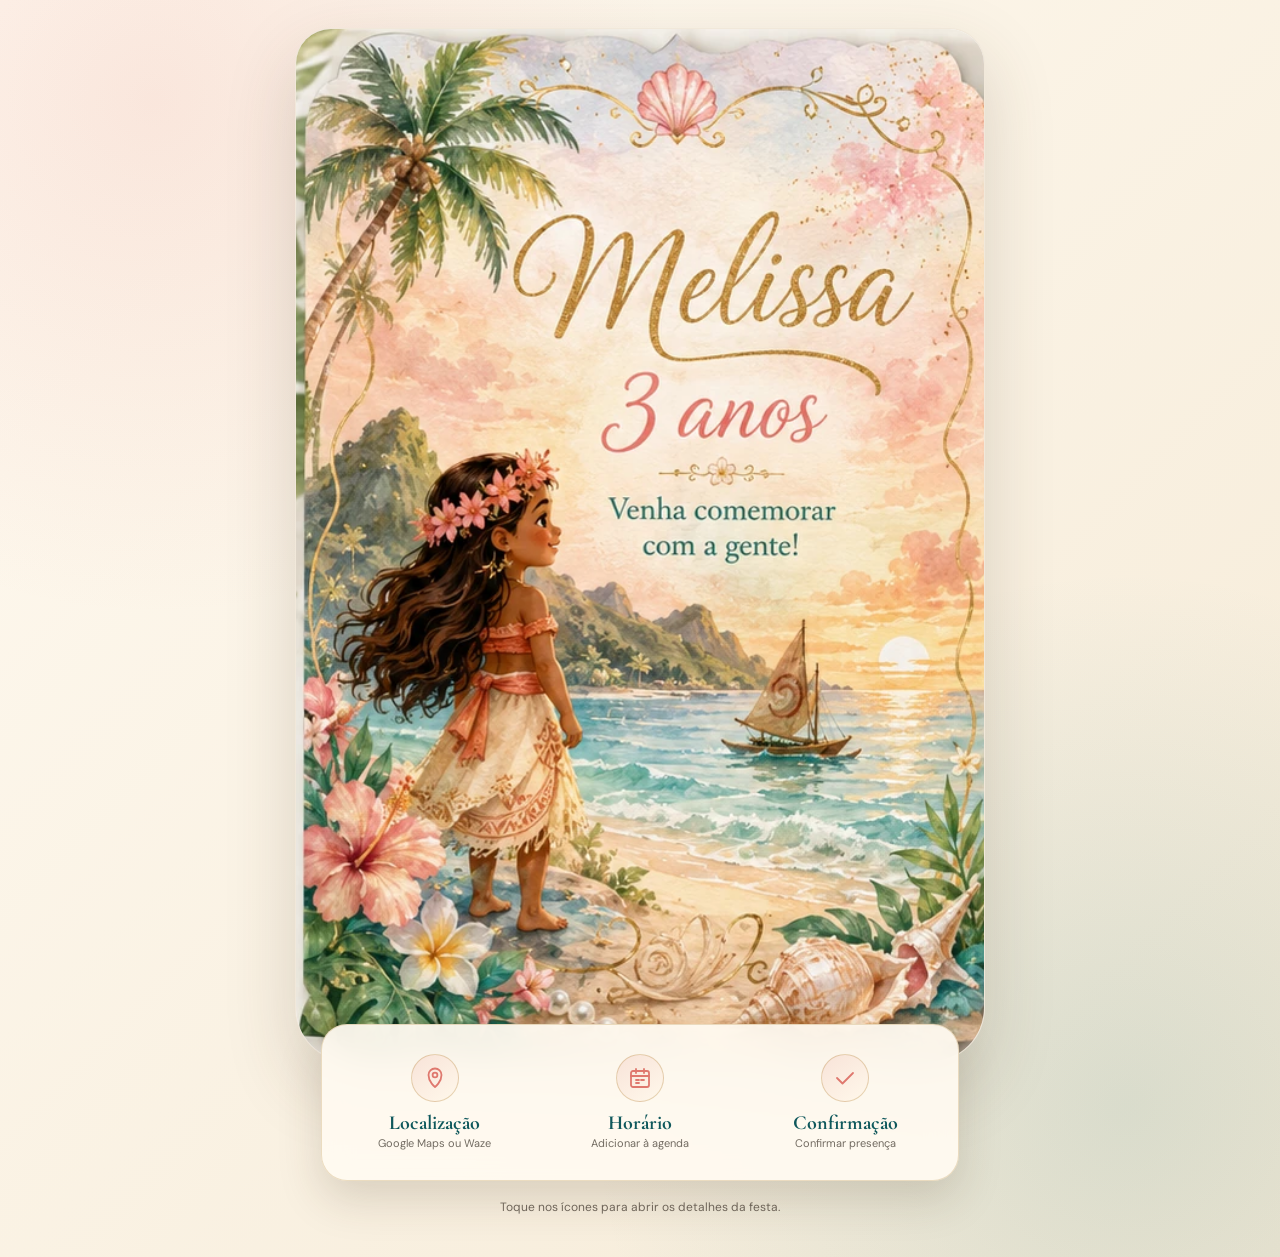
<file: index.html>
<!doctype html>
<html lang="pt-BR">
<head>
  <meta charset="utf-8" />
  <meta name="viewport" content="width=device-width, initial-scale=1, viewport-fit=cover" />
  <meta name="theme-color" content="#fbf4e7" />
  <meta name="description" content="Convite de aniversário da Melissa — 3 anos." />
  <meta property="og:title" content="Melissa • 3 anos" />
  <meta property="og:description" content="Você está convidado para comemorar os 3 anos da Melissa." />
  <meta property="og:type" content="website" />
  <meta property="og:image" content="assets/preview.svg" />
  <title>Melissa • 3 anos</title>
  <link rel="preconnect" href="https://fonts.googleapis.com">
  <link rel="preconnect" href="https://fonts.gstatic.com" crossorigin>
  <link href="https://fonts.googleapis.com/css2?family=Cormorant+Garamond:wght@500;600;700&family=DM+Sans:wght@400;500;600;700&family=Great+Vibes&display=swap" rel="stylesheet">
  <link rel="stylesheet" href="styles.css" />
</head>
<body class="invite-page">
  <main class="invite-layout">
    <section class="invite-card" aria-labelledby="invite-title">
      <p class="sr-only" id="invite-title">Convite de aniversário da Melissa, 3 anos</p>
      <div class="invite-art-frame">
        <img src="assets/convite.svg" alt="Melissa, 3 anos — convite tropical com oceano, flores e uma pequena princesa da ilha" class="invite-art" />
      </div>

      <div class="action-panel" aria-label="Detalhes e ações da festa">
        <button class="action-button" type="button" data-action="location">
          <span class="action-icon" aria-hidden="true">
            <svg viewBox="0 0 24 24"><path d="M12 21s6.5-5 6.5-12a6.5 6.5 0 1 0-13 0C5.5 16 12 21 12 21Z"/><circle cx="12" cy="9" r="2.4"/></svg>
          </span>
          <span><strong>Localização</strong><small>Google Maps ou Waze</small></span>
        </button>

        <button class="action-button" type="button" data-action="calendar">
          <span class="action-icon" aria-hidden="true">
            <svg viewBox="0 0 24 24"><rect x="3" y="5" width="18" height="16" rx="2"/><path d="M8 3v4M16 3v4M3 10h18M8 14h3M13 14h3M8 17h3"/></svg>
          </span>
          <span><strong>Horário</strong><small>Adicionar à agenda</small></span>
        </button>

        <a class="action-button" href="confirmacao.html">
          <span class="action-icon" aria-hidden="true">
            <svg viewBox="0 0 24 24"><path d="M20 7 9.5 17.5 4 12"/></svg>
          </span>
          <span><strong>Confirmação</strong><small>Confirmar presença</small></span>
        </a>
      </div>
      <p class="tap-note">Toque nos ícones para abrir os detalhes da festa.</p>
    </section>
  </main>

  <div class="modal-backdrop" id="choiceModal" hidden>
    <section class="choice-modal" role="dialog" aria-modal="true" aria-labelledby="modalTitle">
      <button class="modal-close" type="button" data-close-modal aria-label="Fechar">×</button>
      <p class="modal-kicker">Melissa • 3 anos</p>
      <h2 id="modalTitle">Escolha uma opção</h2>
      <p id="modalMessage" class="modal-message"></p>
      <div id="modalOptions" class="modal-options"></div>
    </section>
  </div>
  <script src="script.js"></script>
</body>
</html>
</file>
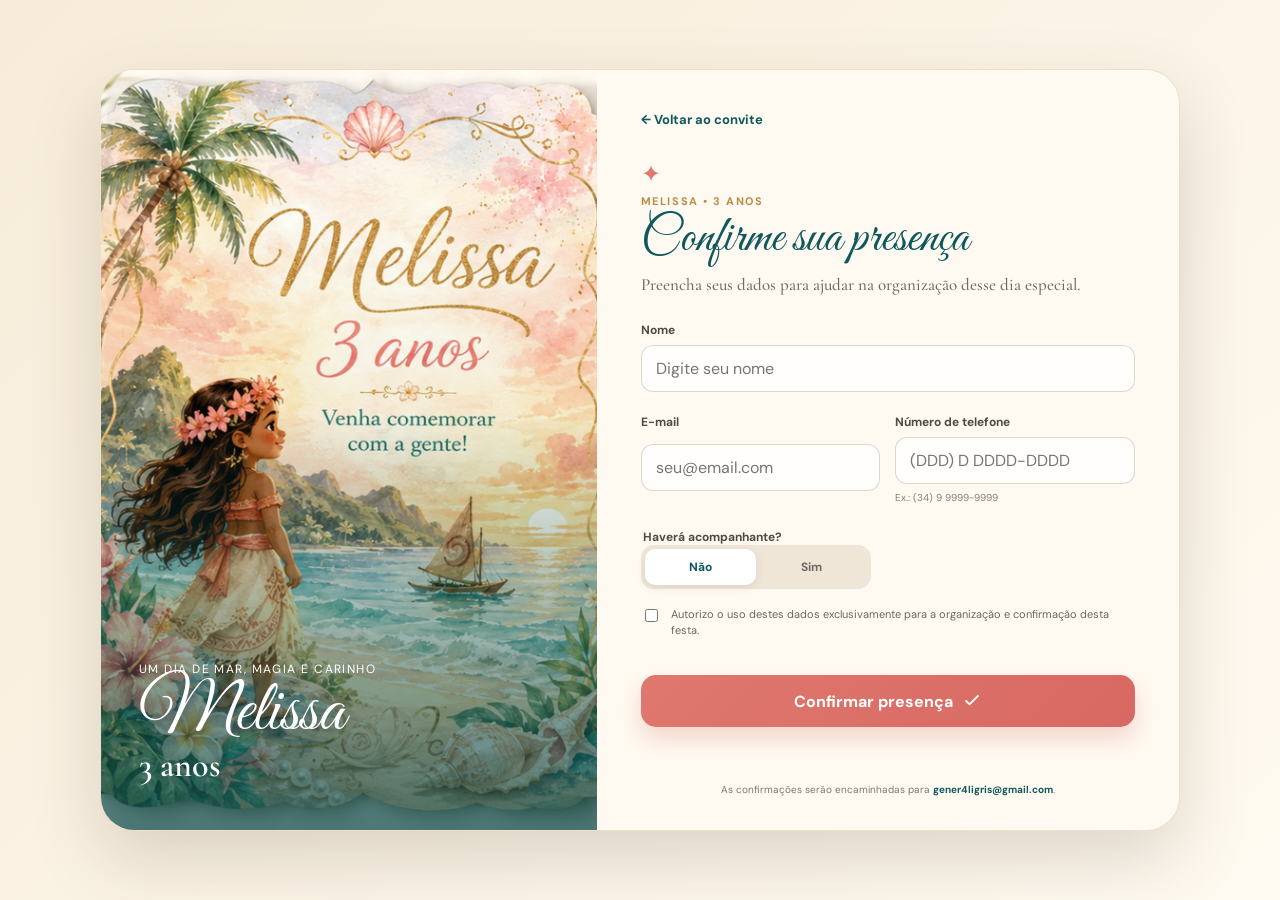
<file: confirmacao.html>
<!doctype html>
<html lang="pt-BR">
<head>
  <meta charset="utf-8" />
  <meta name="viewport" content="width=device-width, initial-scale=1, viewport-fit=cover" />
  <meta name="theme-color" content="#fbf4e7" />
  <meta name="description" content="Confirmação de presença — aniversário de 3 anos da Melissa." />
  <title>Confirme sua presença • Melissa 3 anos</title>
  <link rel="preconnect" href="https://fonts.googleapis.com">
  <link rel="preconnect" href="https://fonts.gstatic.com" crossorigin>
  <link href="https://fonts.googleapis.com/css2?family=Cormorant+Garamond:wght@500;600;700&family=DM+Sans:wght@400;500;600;700&family=Great+Vibes&display=swap" rel="stylesheet">
  <link rel="stylesheet" href="styles.css" />
</head>
<body class="rsvp-page">
  <main class="rsvp-layout">
    <section class="rsvp-card">
      <aside class="rsvp-visual">
        <div class="visual-overlay"></div>
        <div class="visual-copy">
          <p>Um dia de mar, magia e carinho</p>
          <h2>Melissa</h2>
          <strong>3 anos</strong>
        </div>
      </aside>

      <section class="rsvp-panel" aria-labelledby="rsvp-title">
        <a href="index.html" class="back-link">← Voltar ao convite</a>
        <div class="shell-mark" aria-hidden="true">✦</div>
        <p class="eyebrow">Melissa • 3 anos</p>
        <h1 id="rsvp-title">Confirme sua presença</h1>
        <p class="lead">Preencha seus dados para ajudar na organização desse dia especial.</p>

        <form id="rsvpForm" class="rsvp-form" novalidate>
          <div class="form-grid">
            <div class="field field-full">
              <label for="nome">Nome</label>
              <input id="nome" name="nome" type="text" autocomplete="name" placeholder="Digite seu nome" required />
              <span class="field-error" data-error-for="nome"></span>
            </div>
            <div class="field">
              <label for="email">E-mail</label>
              <input id="email" name="email" type="email" autocomplete="email" placeholder="seu@email.com" required />
              <span class="field-error" data-error-for="email"></span>
            </div>
            <div class="field">
              <label for="telefone">Número de telefone</label>
              <input id="telefone" name="telefone" type="tel" inputmode="numeric" autocomplete="tel" placeholder="(DDD) D DDDD-DDDD" maxlength="16" required />
              <span class="field-hint">Ex.: (34) 9 9999-9999</span>
              <span class="field-error" data-error-for="telefone"></span>
            </div>
          </div>

          <fieldset class="companion-toggle">
            <legend>Haverá acompanhante?</legend>
            <div class="segmented">
              <label><input type="radio" name="tem_acompanhante" value="Não" checked><span>Não</span></label>
              <label><input type="radio" name="tem_acompanhante" value="Sim"><span>Sim</span></label>
            </div>
          </fieldset>

          <div id="companionFields" class="companion-fields" hidden>
            <div class="field">
              <label for="acompanhante">Nome do acompanhante</label>
              <input id="acompanhante" name="nome_acompanhante" type="text" placeholder="Digite o nome do acompanhante" />
              <span class="field-error" data-error-for="acompanhante"></span>
            </div>
            <div class="field">
              <label for="tipoAcompanhante">Acompanhante</label>
              <select id="tipoAcompanhante" name="tipo_acompanhante">
                <option value="">Selecione uma opção</option>
                <option value="Adulto (>= 18 anos)">Adulto (&gt;= 18 anos)</option>
                <option value="Criança (< 18 anos)">Criança (&lt; 18 anos)</option>
              </select>
              <span class="field-error" data-error-for="tipoAcompanhante"></span>
            </div>
          </div>

          <input type="text" name="_honey" class="honeypot" tabindex="-1" autocomplete="off" aria-hidden="true" />
          <label class="privacy-check">
            <input type="checkbox" id="consent" required />
            <span>Autorizo o uso destes dados exclusivamente para a organização e confirmação desta festa.</span>
          </label>
          <span class="field-error consent-error" data-error-for="consent"></span>

          <button class="submit-button" type="submit">
            <span>Confirmar presença</span>
            <svg viewBox="0 0 24 24" aria-hidden="true"><path d="m5 12 4 4L19 6"/></svg>
          </button>
          <div class="form-status" id="formStatus" role="status" aria-live="polite"></div>
        </form>

        <p class="email-note">As confirmações serão encaminhadas para <strong>gener4ligris@gmail.com</strong>.</p>
      </section>
    </section>
  </main>
  <script src="script.js"></script>
</body>
</html>
</file>
<file: styles.css>
:root{
  --paper:#fbf4e7;--paper-2:#fffaf1;--ink:#3f3a33;--muted:#726b61;--teal:#176f72;--teal-dark:#0f585c;
  --coral:#df786e;--gold:#b88c47;--line:rgba(121,92,50,.22);--shadow:0 28px 70px rgba(74,54,34,.18);
}
*{box-sizing:border-box}html{scroll-behavior:smooth}body{margin:0;color:var(--ink);font-family:"DM Sans",system-ui,-apple-system,sans-serif;background:var(--paper)}button,input,select{font:inherit}button,a{-webkit-tap-highlight-color:transparent}.sr-only{position:absolute!important;width:1px;height:1px;padding:0;margin:-1px;overflow:hidden;clip:rect(0,0,0,0);white-space:nowrap;border:0}
.invite-page{min-height:100svh;background:radial-gradient(circle at 12% 8%,rgba(223,120,110,.14),transparent 32%),radial-gradient(circle at 88% 88%,rgba(23,111,114,.13),transparent 34%),linear-gradient(135deg,#fffaf1,#f5ead6)}
.invite-layout{min-height:100svh;display:grid;place-items:center;padding:28px 18px 42px}.invite-card{width:min(690px,100%)}
.invite-art-frame{position:relative;overflow:hidden;border-radius:36px 36px 54px 54px;background:#fff;box-shadow:var(--shadow);border:1px solid rgba(184,140,71,.2)}.invite-art{display:block;width:100%;height:auto;aspect-ratio:2/3;object-fit:cover;object-position:center top;transform:scale(1.005)}
.action-panel{position:relative;margin:-38px 26px 0;padding:15px;display:grid;grid-template-columns:repeat(3,1fr);gap:10px;background:rgba(255,250,241,.94);backdrop-filter:blur(15px);border:1px solid rgba(184,140,71,.28);border-radius:26px;box-shadow:0 18px 44px rgba(68,45,26,.17)}
.action-button{min-width:0;display:flex;flex-direction:column;align-items:center;justify-content:center;gap:9px;padding:14px 10px;border:0;border-radius:19px;background:transparent;color:var(--teal-dark);text-decoration:none;cursor:pointer;transition:transform .18s ease,background .18s ease,box-shadow .18s ease}.action-button:hover,.action-button:focus-visible{background:#fff;transform:translateY(-3px);box-shadow:0 9px 22px rgba(57,47,36,.1);outline:none}.action-button:active{transform:translateY(-1px)}
.action-icon{width:48px;height:48px;border-radius:50%;display:grid;place-items:center;background:linear-gradient(145deg,#f8e3d8,#fff8eb);border:1px solid rgba(184,140,71,.35);color:var(--coral)}.action-icon svg{width:24px;height:24px;fill:none;stroke:currentColor;stroke-width:1.8;stroke-linecap:round;stroke-linejoin:round}.action-button strong{font-family:"Cormorant Garamond",serif;font-size:20px}.action-button small{display:block;margin-top:2px;color:var(--muted);font-size:11px;line-height:1.25;text-align:center}.tap-note{text-align:center;color:#71685d;font-size:12px;margin:18px 0 0}
.modal-backdrop{position:fixed;inset:0;z-index:50;padding:18px;display:grid;place-items:center;background:rgba(32,27,21,.46);backdrop-filter:blur(8px)}.modal-backdrop[hidden]{display:none}.choice-modal{position:relative;width:min(430px,100%);padding:32px;border-radius:28px;background:var(--paper-2);border:1px solid rgba(184,140,71,.24);box-shadow:0 28px 80px rgba(22,18,14,.28)}.modal-close{position:absolute;right:16px;top:13px;border:0;background:transparent;font-size:30px;color:#786f65;cursor:pointer}.modal-kicker,.eyebrow{margin:0;color:var(--gold);font-weight:700;letter-spacing:.14em;text-transform:uppercase;font-size:11px}.choice-modal h2{font:600 34px/1.05 "Cormorant Garamond",serif;margin:8px 0}.modal-message{color:var(--muted);line-height:1.55;margin:0 0 20px}.modal-options{display:grid;gap:9px}.modal-option{display:flex;justify-content:space-between;align-items:center;padding:14px 16px;border-radius:15px;background:#fff;border:1px solid var(--line);text-decoration:none;color:var(--teal-dark);font-weight:700}.modal-option:hover{border-color:rgba(23,111,114,.45)}
.rsvp-page{min-height:100svh;background:linear-gradient(135deg,#f7ecd9,#fffaf1)}.rsvp-layout{min-height:100svh;display:grid;place-items:center;padding:34px 20px}.rsvp-card{width:min(1080px,100%);display:grid;grid-template-columns:minmax(310px,.92fr) minmax(500px,1.08fr);overflow:hidden;border-radius:34px;background:var(--paper-2);box-shadow:var(--shadow);border:1px solid rgba(184,140,71,.23)}
.rsvp-visual{min-height:720px;position:relative;background:url('assets/oceano.svg') center/cover no-repeat}.visual-overlay{position:absolute;inset:0;background:linear-gradient(to top,rgba(16,76,76,.75),rgba(17,87,90,.04) 55%,rgba(255,248,238,.03))}.visual-copy{position:absolute;left:38px;right:38px;bottom:44px;color:#fff;text-shadow:0 2px 18px rgba(0,0,0,.22)}.visual-copy p{margin:0 0 4px;font-size:12px;letter-spacing:.12em;text-transform:uppercase}.visual-copy h2{font:400 72px/.9 "Great Vibes",cursive;margin:0}.visual-copy strong{font:600 34px "Cormorant Garamond",serif}
.rsvp-panel{padding:38px 44px 34px;align-self:center}.back-link{display:inline-block;margin-bottom:30px;color:var(--teal-dark);text-decoration:none;font-size:13px;font-weight:700}.back-link:hover{text-decoration:underline}.shell-mark{color:var(--coral);font-size:24px;margin-bottom:5px}.rsvp-panel h1{margin:7px 0 10px;color:var(--teal-dark);font:400 50px/.95 "Great Vibes",cursive}.lead{margin:0 0 24px;color:var(--muted);font:500 17px/1.55 "Cormorant Garamond",serif}
.rsvp-form{display:grid;gap:18px}.form-grid{display:grid;grid-template-columns:1fr 1fr;gap:15px}.field-full{grid-column:1/-1}.field{display:grid;gap:7px}.field label,.companion-toggle legend{font-size:12px;font-weight:700;color:#504a43}.field input,.field select{width:100%;height:47px;border-radius:12px;border:1px solid rgba(126,102,72,.26);background:rgba(255,255,255,.76);padding:0 14px;color:var(--ink);outline:none;transition:border .18s ease,box-shadow .18s ease}.field input:focus,.field select:focus{border-color:rgba(23,111,114,.62);box-shadow:0 0 0 3px rgba(23,111,114,.09)}.field-hint{font-size:10px;color:#857c72}.field-error{min-height:0;color:#a8433d;font-size:11px}.field.invalid input,.field.invalid select{border-color:#c7635c}
.companion-toggle{border:0;padding:0;margin:0;display:grid;gap:8px}.segmented{display:grid;grid-template-columns:1fr 1fr;background:#efe6d8;border-radius:13px;padding:4px;width:230px}.segmented label{cursor:pointer}.segmented input{position:absolute;opacity:0}.segmented span{height:36px;display:grid;place-items:center;border-radius:10px;font-size:12px;font-weight:700;color:#70685f}.segmented input:checked+span{background:#fff;color:var(--teal-dark);box-shadow:0 3px 10px rgba(74,56,39,.1)}.companion-fields{display:grid;grid-template-columns:1.15fr .85fr;gap:15px;padding:16px;border-radius:18px;border:1px dashed rgba(223,120,110,.5);background:rgba(255,244,237,.55)}.companion-fields[hidden]{display:none}
.privacy-check{display:flex;align-items:flex-start;gap:10px;color:#6e665d;font-size:11px;line-height:1.45;cursor:pointer}.privacy-check input{margin-top:2px;accent-color:var(--teal)}.consent-error{margin-top:-13px}.honeypot{position:absolute!important;left:-9999px!important;opacity:0!important}.submit-button{height:52px;border:0;border-radius:15px;display:flex;gap:9px;align-items:center;justify-content:center;color:white;background:linear-gradient(135deg,var(--coral),#d86862);box-shadow:0 12px 24px rgba(203,91,83,.23);cursor:pointer;font-weight:700;transition:transform .18s ease,box-shadow .18s ease}.submit-button svg{width:20px;fill:none;stroke:currentColor;stroke-width:2.2;stroke-linecap:round;stroke-linejoin:round}.submit-button:hover{transform:translateY(-2px);box-shadow:0 15px 29px rgba(203,91,83,.29)}.submit-button:disabled{opacity:.65;cursor:wait;transform:none}.form-status{min-height:18px;text-align:center;font-size:12px;font-weight:700}.form-status.success{color:var(--teal-dark)}.form-status.error{color:#a8433d}.email-note{text-align:center;margin:20px 0 0;color:#81766a;font-size:10px}.email-note strong{color:var(--teal-dark)}
@media(max-width:800px){.invite-layout{padding:14px 10px 28px}.invite-art-frame{border-radius:25px 25px 38px 38px}.action-panel{margin:-28px 10px 0;padding:9px;gap:4px;border-radius:21px}.action-button{padding:11px 5px;gap:7px}.action-icon{width:42px;height:42px}.action-button strong{font-size:17px}.action-button small{font-size:9px}.rsvp-layout{padding:0}.rsvp-card{min-height:100svh;display:block;border:0;border-radius:0}.rsvp-visual{height:240px;min-height:0}.visual-copy{left:24px;bottom:24px}.visual-copy h2{font-size:54px}.rsvp-panel{padding:26px 20px 36px}.rsvp-panel h1{font-size:44px}.back-link{margin-bottom:20px}.form-grid,.companion-fields{grid-template-columns:1fr}.field-full{grid-column:auto}.segmented{width:100%}}
@media(max-width:420px){.action-panel{margin-top:-23px}.action-icon{width:39px;height:39px}.action-button strong{font-size:16px}.invite-art{aspect-ratio:2/3}.rsvp-panel{padding-inline:17px}.lead{font-size:16px}}
@media(prefers-reduced-motion:reduce){*{scroll-behavior:auto!important;transition:none!important}}
</file>
